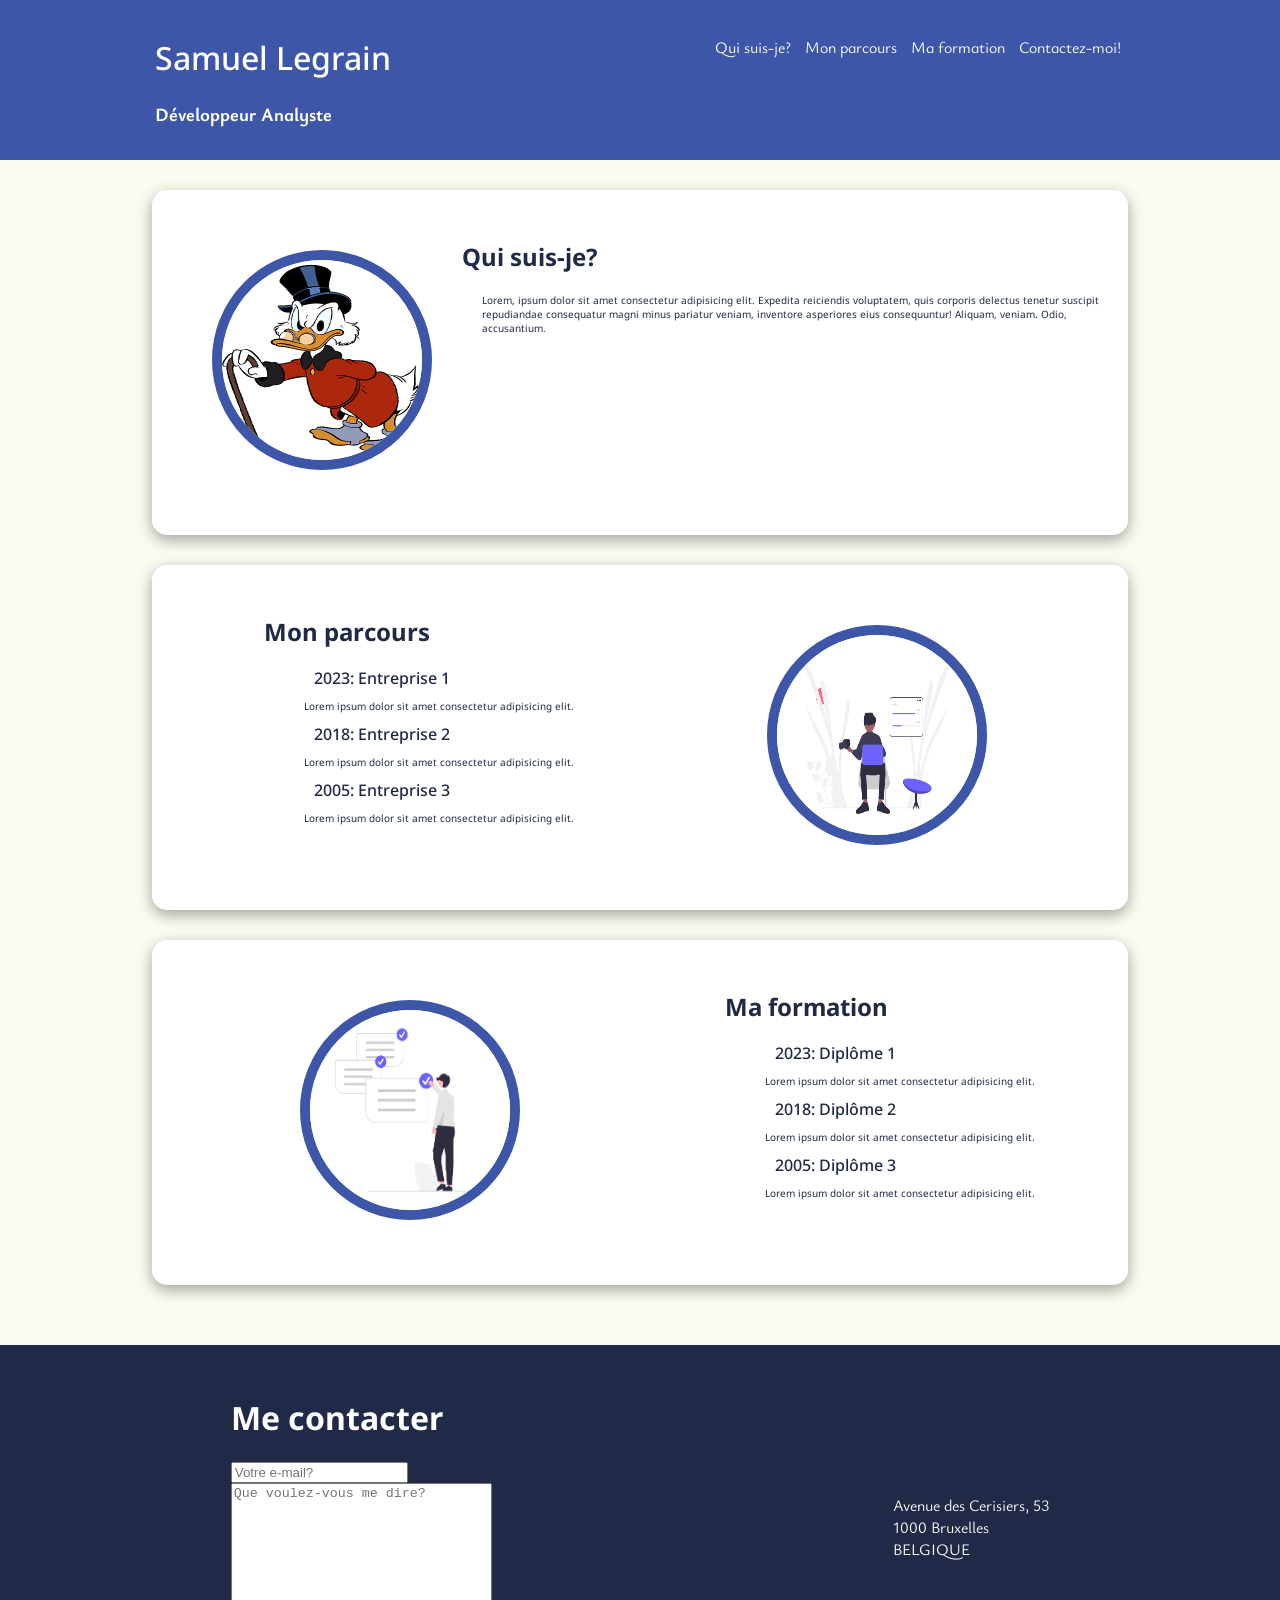
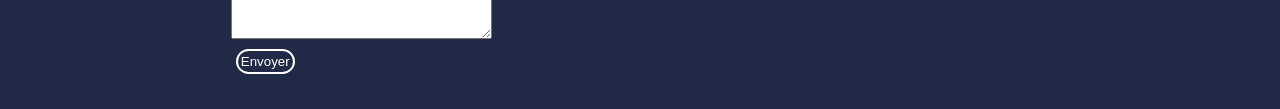
<file: Html-Css/index.html>
<!DOCTYPE html>
<html lang="fr">
<head>
    <meta charset="UTF-8">
    <meta name="viewport" content="width=device-width, initial-scale=1.0">
    <title>Epreuve HTML-CSS</title>
    <link rel="stylesheet" href="style.css">
    <!-- Fonts -->
    <link rel="preconnect" href="https://fonts.googleapis.com">
    <link rel="preconnect" href="https://fonts.gstatic.com" crossorigin>
    <link href="https://fonts.googleapis.com/css2?family=Noto+Sans:ital,wght@0,100..900;1,100..900&display=swap" rel="stylesheet">
    <link rel="preconnect" href="https://fonts.googleapis.com">
    <link rel="preconnect" href="https://fonts.gstatic.com" crossorigin>
    <link href="https://fonts.googleapis.com/css2?family=Noto+Sans:ital,wght@0,100..900;1,100..900&family=Ysabeau+Infant:ital,wght@0,1..1000;1,1..1000&display=swap" rel="stylesheet">
</head>
<body>
    <header>
        <div>
            <h1>Samuel Legrain</h1>
            <h3>Développeur Analyste</h3>
        </div>
        <nav>
            <ul>
                <li><a href="#qui">Qui suis-je?</a></li>
                <li><a href="#parcours">Mon parcours</a></li>
                <li><a href="#formation">Ma formation</a></li>
                <li><a href="#contact">Contactez-moi!</a></li>
            </ul>
        </nav>
    </header>
    <main>
        <article id = "qui">
            <div>
                <h1 >Qui suis-je?</h1>
                <p>Lorem, ipsum dolor sit amet consectetur adipisicing elit. Expedita reiciendis voluptatem, quis corporis delectus tenetur suscipit repudiandae consequatur magni minus pariatur veniam, inventore asperiores eius consequuntur! Aliquam, veniam. Odio, accusantium.</p>
            </div>
                        
            <div><img src="assets/images/picsou.png" alt="Picsou"></div>
        </article>
        <article id = "parcours">
            <div>
                <h1 >Mon parcours</h1>
                <ul>
                    <li>2023: Entreprise 1</li>
                    <li>Lorem ipsum dolor sit amet consectetur adipisicing elit.</li>
                    <li>2018: Entreprise 2</li>
                    <li>Lorem ipsum dolor sit amet consectetur adipisicing elit.</li>
                    <li>2005: Entreprise 3</li>
                    <li>Lorem ipsum dolor sit amet consectetur adipisicing elit.</li>
                </ul>
            </div>
            <div><img src="assets/images/undraw_Multitasking_re_ffpb.png" alt="interview"></div>
        </article>
        <article id = "formation">
            <div>
                <h1 >Ma formation</h1>
                <ul>
                    <li>2023: Diplôme 1</li>
                    <li>Lorem ipsum dolor sit amet consectetur adipisicing elit.</li>
                    <li>2018: Diplôme 2</li>
                    <li>Lorem ipsum dolor sit amet consectetur adipisicing elit.</li>
                    <li>2005: Diplôme 3</li>
                    <li>Lorem ipsum dolor sit amet consectetur adipisicing elit.</li>
                </ul>
            </div>
            <div><img src= "assets/images/undraw_Job_hunt_re_q203.png"alt="multi-tasking"></div>
        </article>
    </main>
    <footer>
        <div id = "contact">
            <h1>Me contacter</h1>
            <form>
                <div><input type="email" placeholder="Votre e-mail?"></div>
                <div><textarea name="message" id="message" cols="30" rows="10" placeholder="Que voulez-vous me dire?"></textarea></div>
                <button type="submit">Envoyer</button>
            </form>

        </div>
        <div>
            <address>
                Avenue des Cerisiers, 53 <br>
                1000 Bruxelles <br>
                BELGIQUE
            </address>
        </div>

    </footer>
    
</body>
</html>
</file>
<file: Html-Css/style.css>
body{
    margin: 0;
    padding: 0;    
}

/* header */

header{
    background-color:#3e56a7;
    color: #ffffff;
    margin: 0;    
    padding: 15px;
    display:flex;
    justify-content: space-around;
    /* display: block;
    clear: both; */
}


header h1{
    font-family: Noto sans;
    font-weight:500;
}

header h3{
    font-weight:700;
    font-family: Ysabeau Infant;
}


/* Navigation */

header li{
    list-style: none;
    display: inline-block;
    /* float: right;     */
    padding: 5px;       
}
/* J'ai vraiment essayé d'utiliser le float, mais ça me rend dingue du coup, sorry, j'ai craqué et utilisé les flexbox mon autre solution aurait été d'utiliser un tableau, mais c'est moche niveau html, ça l'alourdit pour rien */

header a{
    color:#ffffff;
    font-family: Ysabeau Infant;
    text-decoration: none;
}


/* Main */

main{
    background-color: #fbfbf2;
    margin: 0;
    padding: 30px;
}

article{
    background-color: #ffffff;
    box-shadow: 0px 5px 15px rgba(0, 0, 0, 0.35); 
    border-radius: 15px;
    padding: 30px;    
    margin:auto;
    margin-bottom: 30px;
    width: 80%;    
    box-sizing: border-box;
    font-family: Noto sans;
    color:#202945; 
    display:flex;
    justify-content: space-around;    
}

#qui, #formation{
    flex-direction: row-reverse;
    padding-right: 5px;
}

article img{
    border: 10px solid #3e56a7;
    border-radius: 50%;
    width: 200px;
    height: 200px;
    margin: 30px;    
}

article li{
    list-style: none;
}

article li:nth-child(odd){
    font-weight: 500;
    margin: 10px;
}

article li:nth-child(even){
    font-size: x-small;    
}

article p {
    font-size: x-small;
    margin: 20px;    
}



/* Footer */

footer{
    background-color:#202945 ;
    color: #ffffff;
    padding: 30px;
    font-family: Noto sans;
    display: flex;
    justify-content: space-around;
    align-items: center;
}

address{
    font-style: normal;
    /* Quand je le laisse en italique, la barre du "q" ne passe pas en-dessous du reste du texte */
    font-family: Ysabeau Infant;
    
}

button{
    background-color: #202945;
    border: 2px solid #ffffff;
    color: white;
    border-radius: 50px;
    padding: 3px;
    margin:5px;
}
</file>
